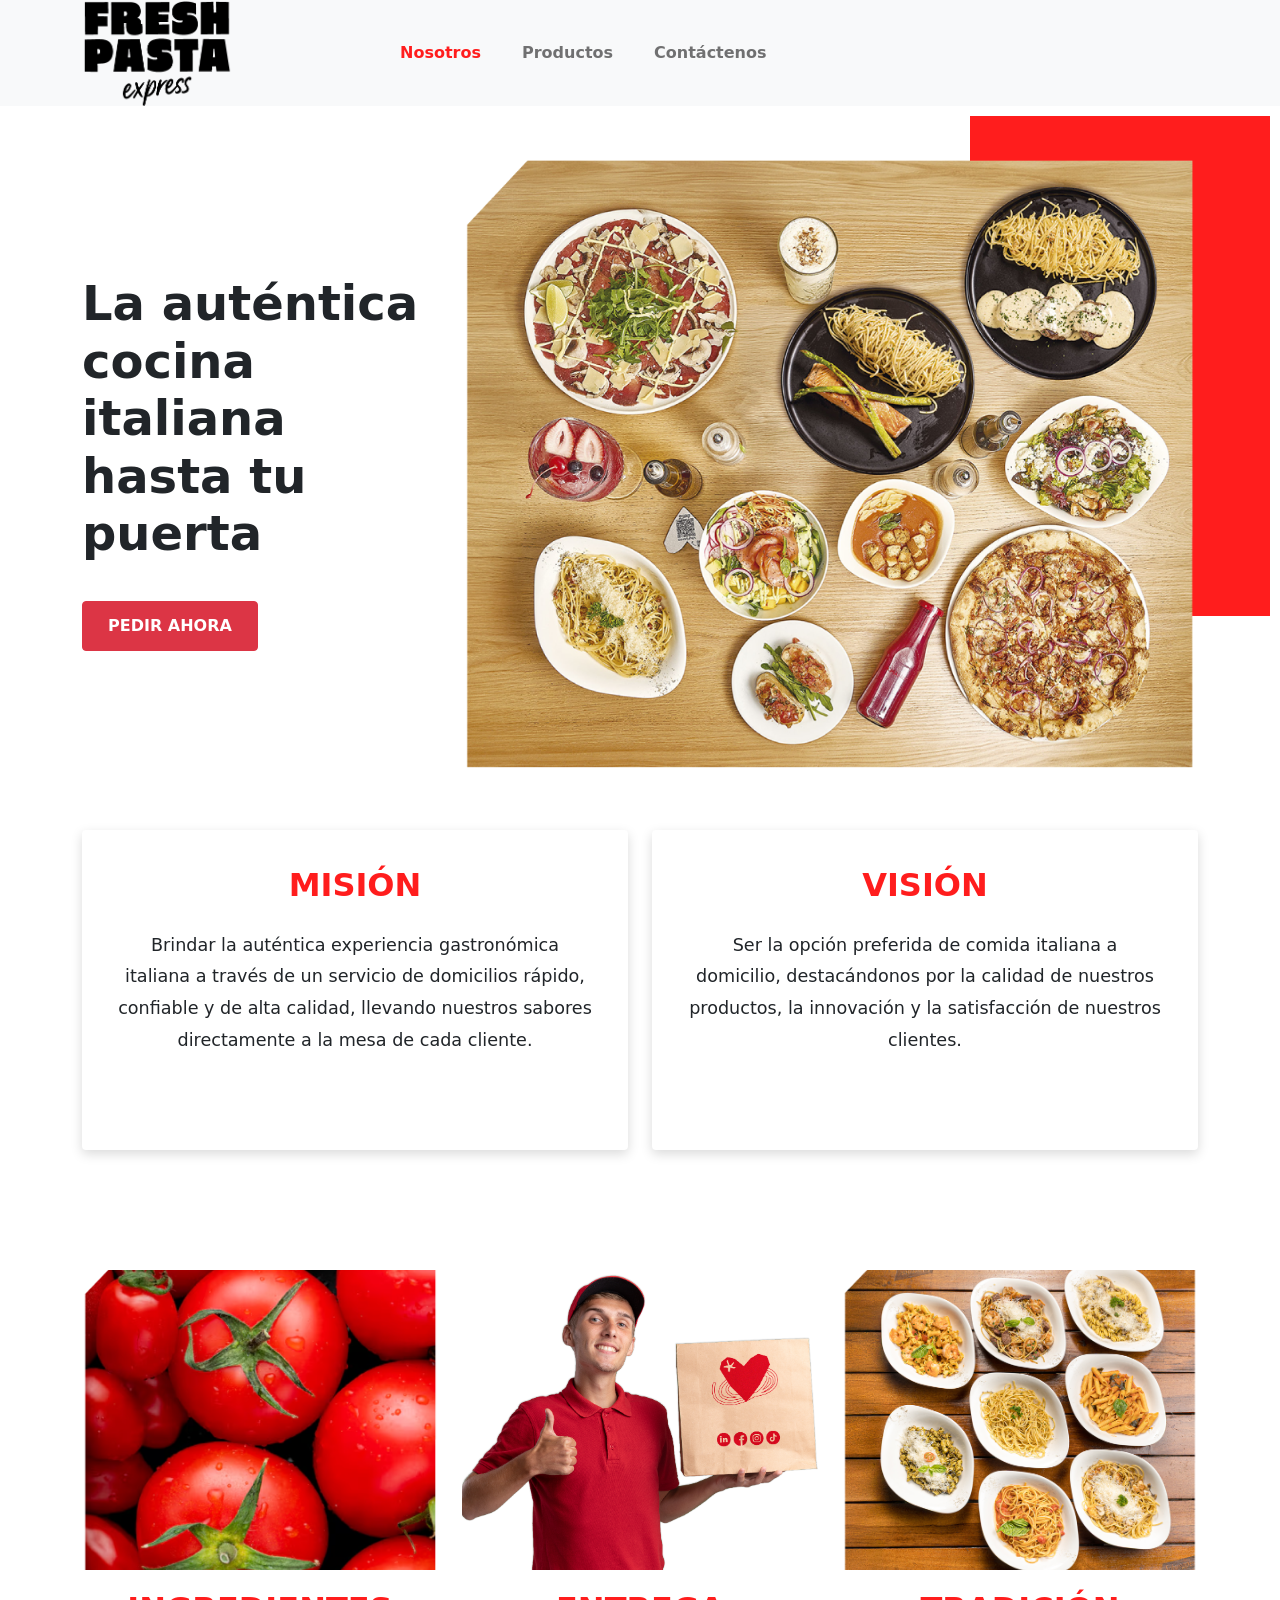
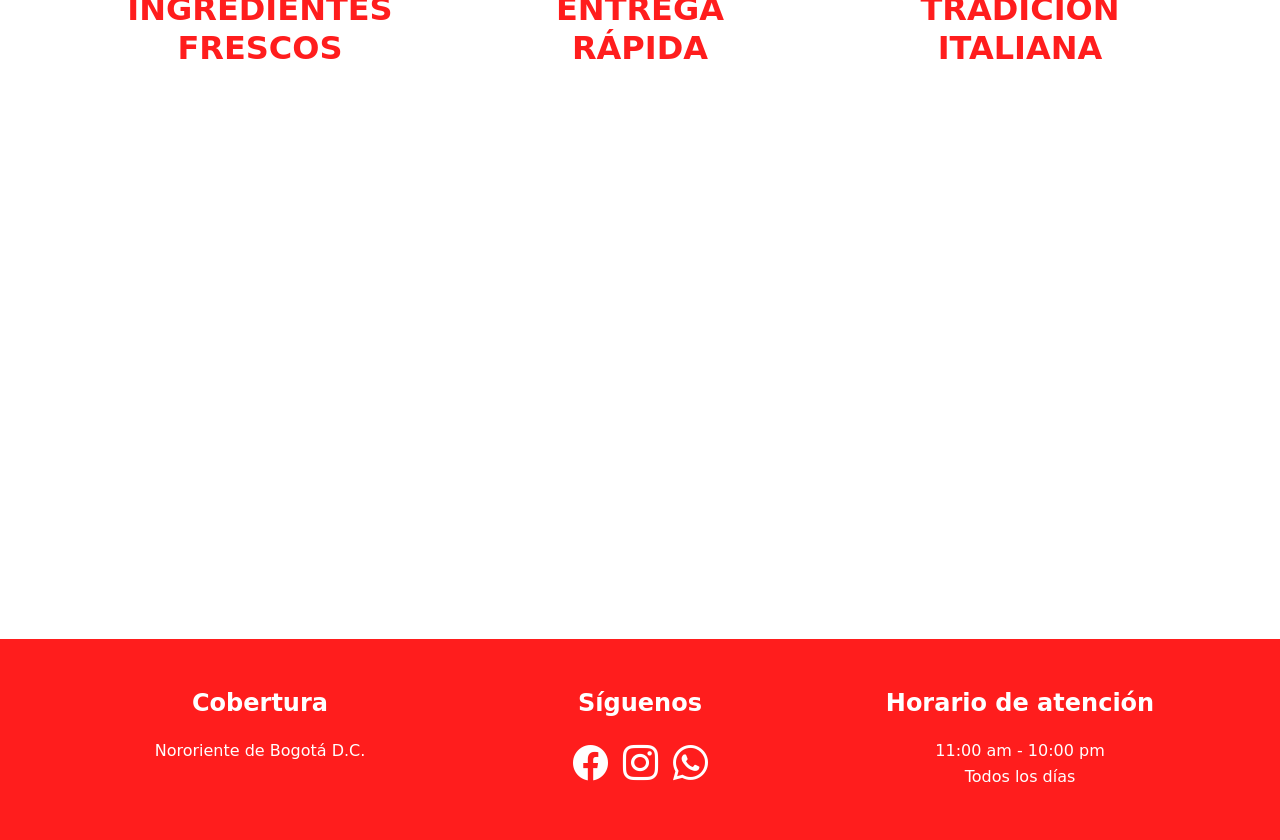
<file: index.html>
<!DOCTYPE html>
<html>
<head>
	<meta charset="utf-8">
	<meta name="viewport" content="width=device-width, initial-scale=1">
	<link rel="stylesheet" type="text/css" href="css/bootstrap.min.css">
	<link rel="stylesheet" type="text/css" href="css/estilos.css">
	<link rel="stylesheet"href="https://cdn.jsdelivr.net/npm/bootstrap-icons@1.11.3/font/bootstrap-icons.min.css">
	<title>Actividad Contextualización</title>
</head>

<body>

    <!-- Navbar -->
    <header>

    <div class="container">

        <div class="row align-items-center">

            <div class="col-lg-3">

               <img
				src="images/Logo_Fresh.png"
				alt="Fresh Pasta Express"
				class="img-fluid logo">

            </div>

            <div class="col-lg-9">

                <nav class="navbar navbar-expand-lg navbar-light">

                    <button
                    class="navbar-toggler"
                    type="button"
                    data-bs-toggle="collapse"
                    data-bs-target="#navbarNav">

                        <span class="navbar-toggler-icon"></span>

                    </button>

                    <div class="collapse navbar-collapse"
                    id="navbarNav">

                        <ul class="navbar-nav">

                            <li class="nav-item">
    <a class="nav-link active" href="index.html">
        Nosotros
    </a>
</li>

<li class="nav-item">
    <a class="nav-link" href="productos.html">
        Productos
    </a>
</li>

<li class="nav-item">
    <a class="nav-link" href="contactenos.html">
        Contáctenos
    </a>
</li>

                        </ul>

                    </div>

                </nav>

            </div>

        </div>

    </div>

</header>

    <section id="hero">

    <div class="container">

        <div class="row align-items-center">

            <div class="col-lg-4">

                <h1>
                    La auténtica<br>cocina italiana<br>
                    hasta tu puerta
                </h1>

                <a href="#"
                   class="btn btn-danger">
                    PEDIR AHORA
                </a>

            </div>

            <div class="col-lg-8 hero-imagen">

    <div class="fondo-rojo"></div>

    	 <img
    	 src="images/hero-banner.png"
   		 class="img-fluid"
   		 alt="Comida italiana">

</div>

        </div>

    </div>

</section>



    <!-- Misión y Visión -->

<section id="nosotros">

    <div class="container">

        <div class="row">

            <!-- Misión -->

            <div class="col-md-6">

                <div class="card tarjeta-nosotros">

                    <div class="card-body text-center">

                        <h2 class="titulo-rojo">
                            MISIÓN
                        </h2>

                        <p>
                            Brindar la auténtica experiencia gastronómica
                            italiana a través de un servicio de domicilios
                            rápido, confiable y de alta calidad, llevando
                            nuestros sabores directamente a la mesa de cada
                            cliente.
                        </p>

                    </div>

                </div>

            </div>

            <!-- Visión -->

            <div class="col-md-6">

                <div class="card tarjeta-nosotros">

                    <div class="card-body text-center">

                        <h2 class="titulo-rojo">
                            VISIÓN
                        </h2>

                        <p>
                            Ser la opción preferida de comida italiana a
                            domicilio, destacándonos por la calidad de
                            nuestros productos, la innovación y la
                            satisfacción de nuestros clientes.
                        </p>

                    </div>

                </div>

            </div>

        </div>

    </div>

</section>







    <!-- Beneficios -->

<section id="beneficios">

    <div class="container">

        <div class="row">

            <!-- Ingredientes Frescos -->

            <div class="col-md-4">

                <div class="beneficio text-center">

                    <img
                    src="images/Ingredientes.png"
                    alt="Ingredientes frescos"
                    class="img-fluid">

                    <h2 class="titulo-rojo">
                        INGREDIENTES<br>FRESCOS
                    </h2>

                </div>

            </div>

            <!-- Entrega Rápida -->

            <div class="col-md-4">

                <div class="beneficio text-center">

                    <img
                    src="images/Domiciliario.png"
                    alt="Entrega rápida"
                    class="img-fluid">

                    <h2 class="titulo-rojo">
                        ENTREGA<br>RÁPIDA
                    </h2>

                </div>

            </div>

            <!-- Tradición Italiana -->

            <div class="col-md-4">

                <div class="beneficio text-center">

                    <img
                    src="images/tradicion.png"
                    alt="Tradición italiana"
                    class="img-fluid">

                    <h2 class="titulo-rojo">
                        TRADICIÓN<br>ITALIANA
                    </h2>

                </div>

            </div>

        </div>

    </div>

</section>



<iframe
width="100%"
height="500"
src="https://www.youtube.com/embed/VIDEO_ID"
title="Video Vapiano">
</iframe>

















    <!-- Footer -->
   <footer id="footer">

    <div class="container">

        <div class="row text-center">

            <!-- Cobertura -->

            <div class="col-md-4">

                <h4>Cobertura</h4>

                <p>
                    Nororiente de Bogotá D.C.
                </p>

            </div>

            <!-- Redes -->

            <div class="col-md-4">

                <h4>Síguenos</h4>

                <div class="redes">

    <a href="#">
        <i class="bi bi-facebook"></i>
    </a>

    <a href="#">
        <i class="bi bi-instagram"></i>
    </a>

    <a href="#">
        <i class="bi bi-whatsapp"></i>
    </a>

</div>

            </div>

            <!-- Horarios -->

            <div class="col-md-4">

                <h4>Horario de atención</h4>

                <p>
                    11:00 am - 10:00 pm<br>
                    Todos los días
                </p>

            </div>

        </div>

    </div>

</footer>

<script src="js/bootstrap.min.js"></script>

</body>
</html>
</file>
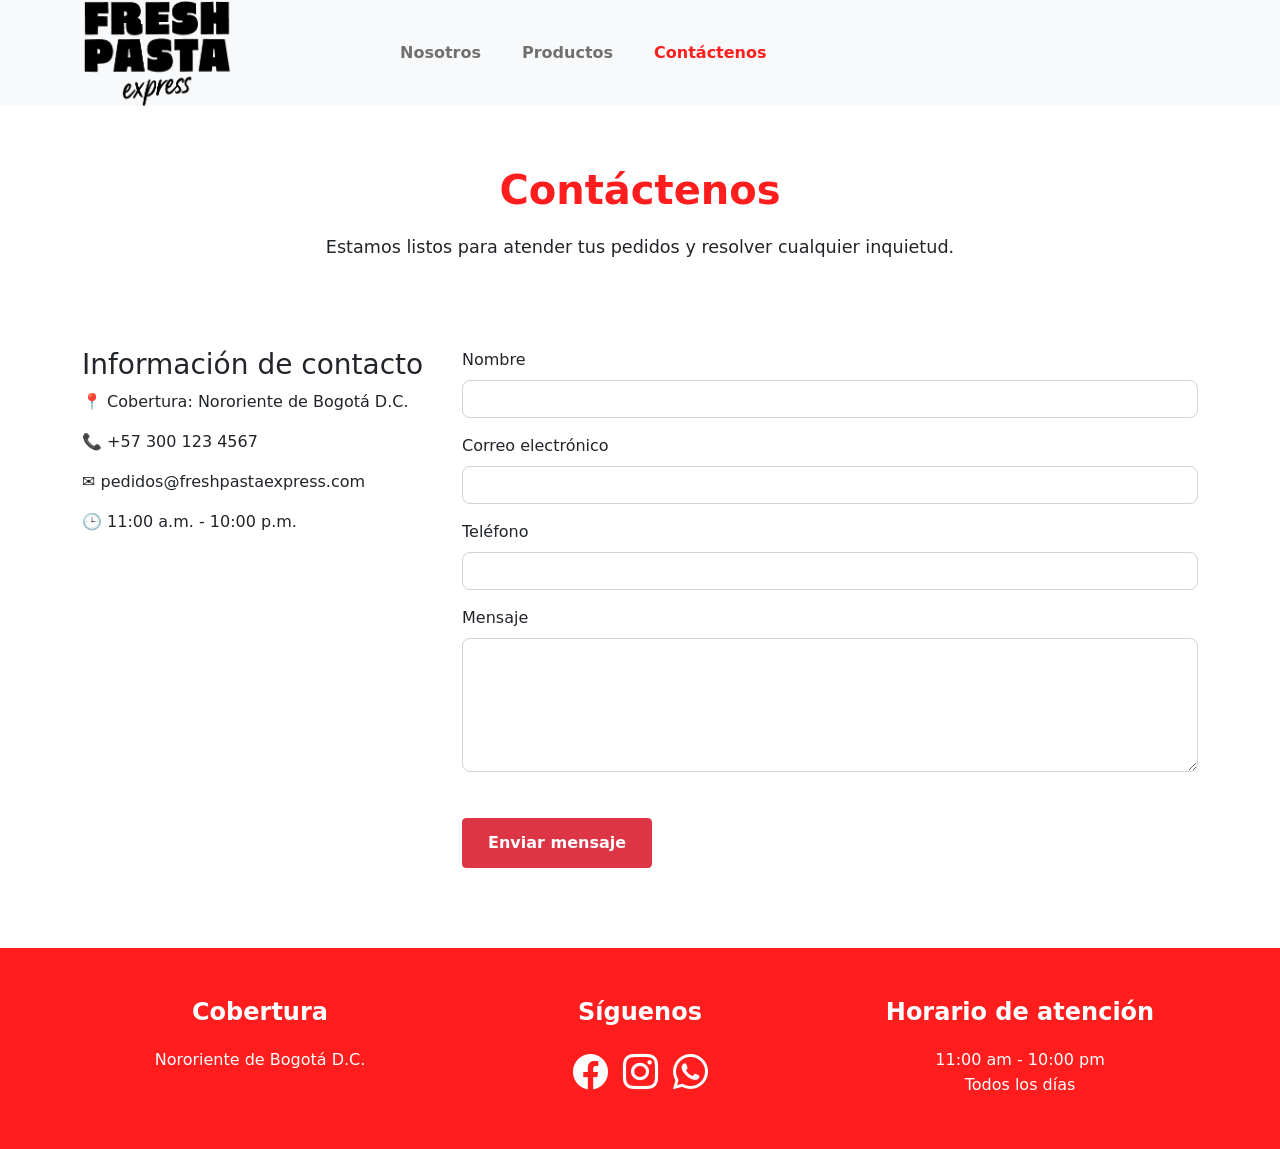
<file: contactenos.html>
<!DOCTYPE html>
<html>
<head>
	<meta charset="utf-8">
	<meta name="viewport" content="width=device-width, initial-scale=1">
	<link rel="stylesheet" type="text/css" href="css/bootstrap.min.css">
	<link rel="stylesheet" type="text/css" href="css/estilos.css">
	<link rel="stylesheet"href="https://cdn.jsdelivr.net/npm/bootstrap-icons@1.11.3/font/bootstrap-icons.min.css">
	<title>Actividad Contextualización</title>
</head>

<body>

    <!-- Navbar -->
    <header>

    <div class="container">

        <div class="row align-items-center">

            <div class="col-lg-3">

               <img
				src="images/Logo_Fresh.png"
				alt="Fresh Pasta Express"
				class="img-fluid logo">

            </div>

            <div class="col-lg-9">

                <nav class="navbar navbar-expand-lg navbar-light">

                    <button
                    class="navbar-toggler"
                    type="button"
                    data-bs-toggle="collapse"
                    data-bs-target="#navbarNav">

                        <span class="navbar-toggler-icon"></span>

                    </button>

                    <div class="collapse navbar-collapse"
                    id="navbarNav">

                        <ul class="navbar-nav">

                            <li class="nav-item">
    <a class="nav-link" href="index.html">
        Nosotros
    </a>
</li>

<li class="nav-item">
    <a class="nav-link" href="productos.html">
        Productos
    </a>
</li>

<li class="nav-item">
    <a class="nav-link active" href="contactenos.html">
        Contáctenos
    </a>
</li>

                        </ul>

                    </div>

                </nav>

            </div>

        </div>

    </div>

</header>

   
<section id="contacto">

    <div class="container">

        <div class="row">

            <div class="col-12 text-center">

                <h1 class="titulo-contacto">
                    Contáctenos
                </h1>

                <p class="subtitulo-contacto">
                    Estamos listos para atender tus pedidos y resolver cualquier inquietud.
                </p>

            </div>

        </div>

        <div class="row mt-5">

            <!-- Información -->

            <div class="col-lg-4">

                <h3>Información de contacto</h3>

                <p>
                    📍 Cobertura: Nororiente de Bogotá D.C.
                </p>

                <p>
                    📞 +57 300 123 4567
                </p>

                <p>
                    ✉ pedidos@freshpastaexpress.com
                </p>

                <p>
                    🕒 11:00 a.m. - 10:00 p.m.
                </p>

            </div>

            <!-- Formulario -->

            <div class="col-lg-8">

                <form>

                    <div class="mb-3">

                        <label class="form-label">
                            Nombre
                        </label>

                        <input
                        type="text"
                        class="form-control">

                    </div>

                    <div class="mb-3">

                        <label class="form-label">
                            Correo electrónico
                        </label>

                        <input
                        type="email"
                        class="form-control">

                    </div>

                    <div class="mb-3">

                        <label class="form-label">
                            Teléfono
                        </label>

                        <input
                        type="tel"
                        class="form-control">

                    </div>

                    <div class="mb-3">

                        <label class="form-label">
                            Mensaje
                        </label>

                        <textarea
                        class="form-control"
                        rows="5"></textarea>

                    </div>

                    <button
                    type="submit"
                    class="btn btn-danger">

                        Enviar mensaje

                    </button>

                </form>

            </div>

        </div>

    </div>

</section>




























    <!-- Footer -->
   <footer id="footer">

    <div class="container">

        <div class="row text-center">

            <!-- Cobertura -->

            <div class="col-md-4">

                <h4>Cobertura</h4>

                <p>
                    Nororiente de Bogotá D.C.
                </p>

            </div>

            <!-- Redes -->

            <div class="col-md-4">

                <h4>Síguenos</h4>

                <div class="redes">

    <a href="#">
        <i class="bi bi-facebook"></i>
    </a>

    <a href="#">
        <i class="bi bi-instagram"></i>
    </a>

    <a href="#">
        <i class="bi bi-whatsapp"></i>
    </a>

</div>

            </div>

            <!-- Horarios -->

            <div class="col-md-4">

                <h4>Horario de atención</h4>

                <p>
                    11:00 am - 10:00 pm<br>
                    Todos los días
                </p>

            </div>

        </div>

    </div>

</footer>

<script src="js/bootstrap.min.js"></script>

</body>
</html>
</file>
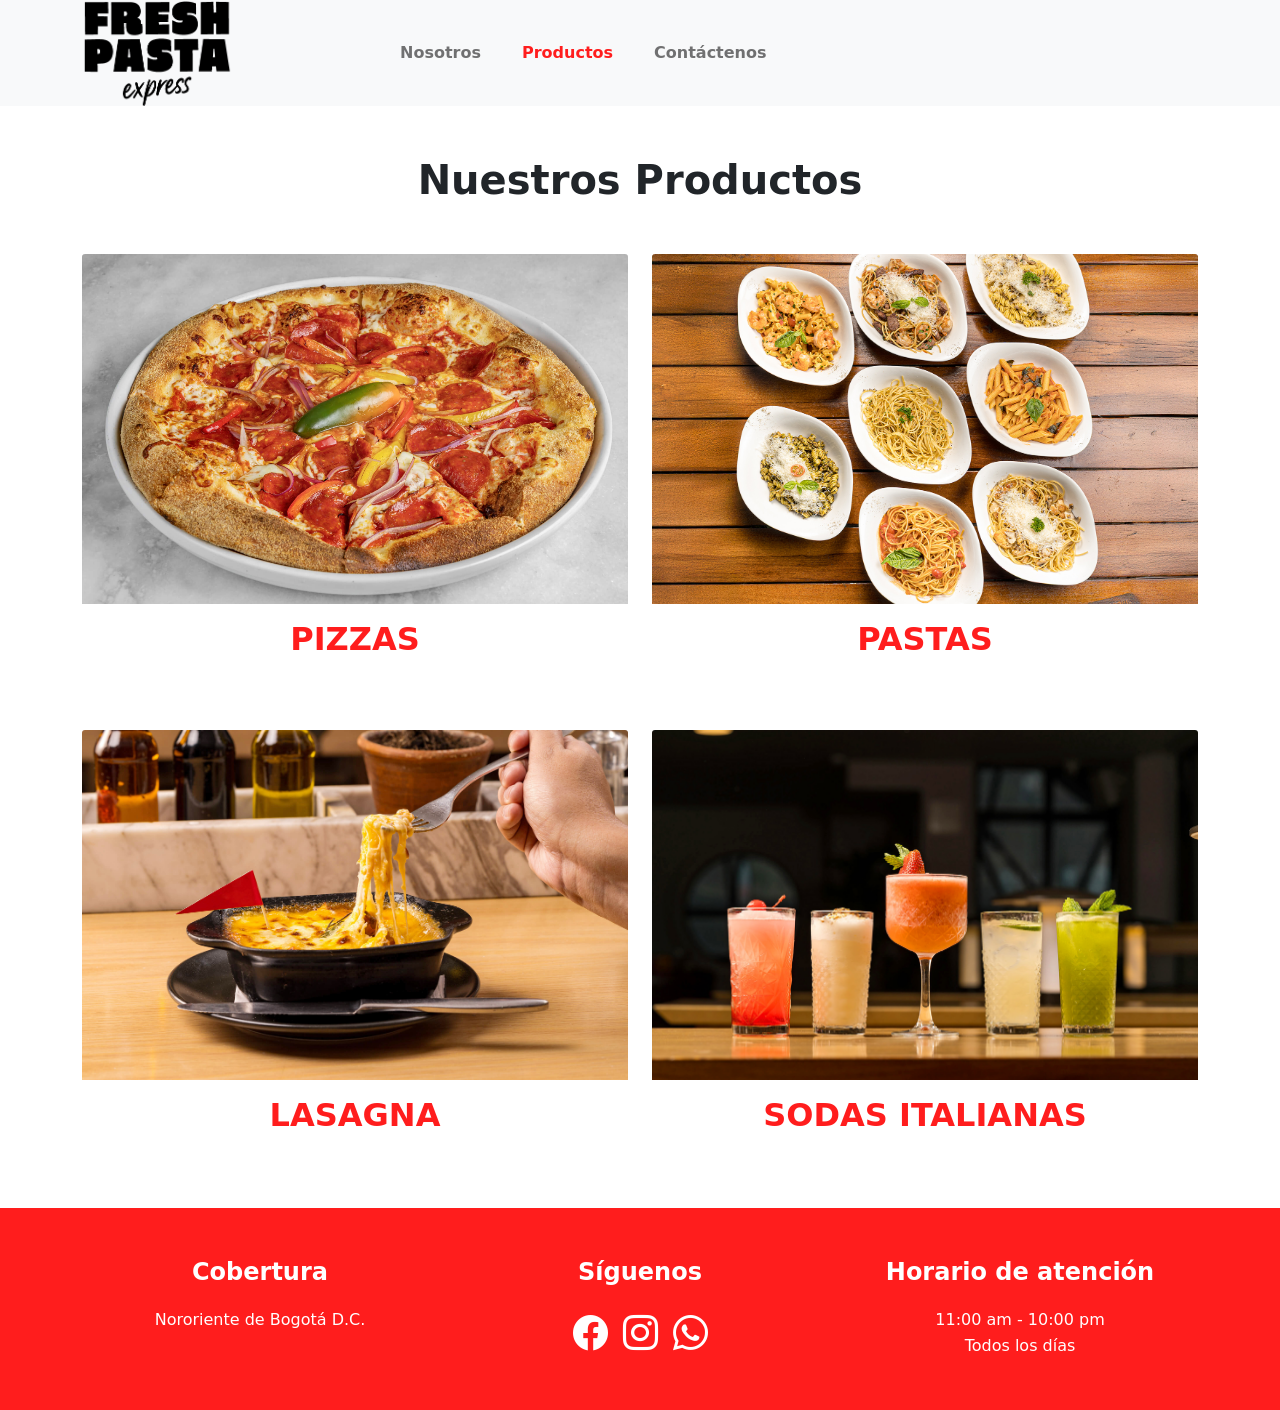
<file: productos.html>
<!DOCTYPE html>
<html>
<head>
	<meta charset="utf-8">
	<meta name="viewport" content="width=device-width, initial-scale=1">
	<link rel="stylesheet" type="text/css" href="css/bootstrap.min.css">
	<link rel="stylesheet" type="text/css" href="css/estilos.css">
	<link rel="stylesheet"href="https://cdn.jsdelivr.net/npm/bootstrap-icons@1.11.3/font/bootstrap-icons.min.css">
	<title>Actividad Contextualización</title>
</head>

<body>

    <!-- Navbar -->
    <header>

    <div class="container">

        <div class="row align-items-center">

            <div class="col-lg-3">

               <img
				src="images/Logo_Fresh.png"
				alt="Fresh Pasta Express"
				class="img-fluid logo">

            </div>

            <div class="col-lg-9">

                <nav class="navbar navbar-expand-lg navbar-light">

                    <button
                    class="navbar-toggler"
                    type="button"
                    data-bs-toggle="collapse"
                    data-bs-target="#navbarNav">

                        <span class="navbar-toggler-icon"></span>

                    </button>

                    <div class="collapse navbar-collapse"
                    id="navbarNav">

                        <ul class="navbar-nav">

                            <li class="nav-item">
                                <a class="nav-link" href="index.html">
                                    Nosotros
                                </a>
                            </li>

                            <li class="nav-item">
                                <a class="nav-link active" href="productos.html">
                                        Productos
                                </a>

                            </li>

                            <li class="nav-item">
                                <a class="nav-link" href="contactenos.html">
                                    Contáctenos
                                </a>
                            </li>

                        </ul>

                    </div>

                </nav>

            </div>

        </div>

    </div>

</header>

   

<section id="productos">

    <div class="container">

        <div class="row">

            <div class="col-12">

                <h1 class="titulo-productos text-center">
                    Nuestros Productos
                </h1>

            </div>

        </div>

        <div class="row">

            <!-- Pizza -->

            <div class="col-md-6">

                <div class="card producto">

                    <img src="images/pizza.jpg"
                    class="card-img-top">

                    <div class="card-body text-center">

                        <h2>PIZZAS</h2>

                    </div>

                </div>

            </div>

            <!-- Pasta -->

            <div class="col-md-6">

                <div class="card producto">

                    <img src="images/Pastas.JPG"
                    class="card-img-top">

                    <div class="card-body text-center">

                        <h2>PASTAS</h2>

                    </div>

                </div>

            </div>

        </div>

        <div class="row mt-5">

            <!-- Lasagna -->

            <div class="col-md-6">

                <div class="card producto">

                    <img src="images/Lasagna.JPG"
                    class="card-img-top">

                    <div class="card-body text-center">

                        <h2>LASAGNA</h2>

                    </div>

                </div>

            </div>

            <!-- Bebidas -->

            <div class="col-md-6">

                <div class="card producto">

                    <img src="images/Bebidas.JPG"
                    class="card-img-top">

                    <div class="card-body text-center">

                        <h2>SODAS ITALIANAS</h2>

                    </div>

                </div>

            </div>

        </div>

    </div>

</section>

























    <!-- Footer -->
   <footer id="footer">

    <div class="container">

        <div class="row text-center">

            <!-- Cobertura -->

            <div class="col-md-4">

                <h4>Cobertura</h4>

                <p>
                    Nororiente de Bogotá D.C.
                </p>

            </div>

            <!-- Redes -->

            <div class="col-md-4">

                <h4>Síguenos</h4>

                <div class="redes">

    <a href="#">
        <i class="bi bi-facebook"></i>
    </a>

    <a href="#">
        <i class="bi bi-instagram"></i>
    </a>

    <a href="#">
        <i class="bi bi-whatsapp"></i>
    </a>

</div>

            </div>

            <!-- Horarios -->

            <div class="col-md-4">

                <h4>Horario de atención</h4>

                <p>
                    11:00 am - 10:00 pm<br>
                    Todos los días
                </p>

            </div>

        </div>

    </div>

</footer>

<script src="js/bootstrap.min.js"></script>

</body>
</html>
</file>
<file: css/estilos.css>
header {
    background-color:#f8f9fa ;

}


.logo{
    max-width: 150px;
}

.nav-link{
    margin-left: 25px;
    font-weight: 600;
}

#hero{
    padding-top: 50px;
    padding-bottom: 30px;
}

#hero h1{
    font-size: 3rem;
    font-weight: 700;
    line-height: 1.2;
}

.btn-danger{
    margin-top: 30px;
    padding: 12px 30px;
    font-weight: 700;
}

.hero-imagen{

    position: relative;

}

.hero-imagen::after{

    content:"";
    position:absolute;
    width:300px;
    height:500px;
    background:#ff1d1d;
    right:-60px;
    top:-40px;
    z-index:1;

}

.hero-imagen img{
    position:relative;
    z-index:2;

}

#nosotros{
    padding-top:30px;
    padding-bottom:80px;
}


.tarjeta-nosotros{
    border:none;
    padding:20px;
    box-shadow:0px 4px 12px rgba(0,0,0,.15);
    min-height:320px;
}


.titulo-rojo{

    color:#ff1d1d;
    font-weight:800;
    margin-bottom:25px;
}


.tarjeta-nosotros p{
    line-height:1.8;
    font-size:1.1rem;

}


.tarjeta-nosotros:hover{
    transform:translateY(-5px);
    transition:.3s;

}



#beneficios{
    padding-top:40px;
    padding-bottom:40px;

}


.beneficio img{
    width:100%;
    height:300px;
    object-fit:cover;

}


.beneficio h2{
    margin-top:20px;
    font-size:2rem;

}





.beneficio{
    transition:0.3s;
}


.beneficio:hover{
    transform:translateY(-10px);

}




#footer{
    background:#ff1d1d;
    color:white;
    padding-top:50px;
    padding-bottom:50px;

}


#footer h4{
    font-weight:700;
    margin-bottom:20px;

}

#footer p{
    margin:0;
    line-height:1.6;

}


.redes{
    display:flex;
    justify-content:center;
    gap:15px;

}

.redes a{
    color:white;
    font-size:35px;
    transition:.3s;

}

.redes a:hover{
    color:#000;
    transform:scale(1.15);

}


#productos{
    padding-top:50px;
    padding-bottom:50px;

}

.titulo-productos{
    margin-bottom:50px;
    font-weight:700;

}


.producto img{
    height:350px;
    object-fit:cover;

}

.producto{
    border:none;
    transition:.3s;

}

.producto:hover{
    transform:translateY(-8px);

}


.producto h2{
    color:#ff1d1d;
    font-weight:800;

}


.active{

    color:#ff1d1d !important;

    font-weight:700;

}



#contacto{

    padding-top:60px;
    padding-bottom:80px;

}

.titulo-contacto{

    color:#ff1d1d;
    font-weight:800;
    margin-bottom:20px;

}

.subtitulo-contacto{

    font-size:1.1rem;
    margin-bottom:40px;

}


.form-control{

    border-radius:8px;

}

.btn-danger{

    padding:12px 25px;

}
</file>
